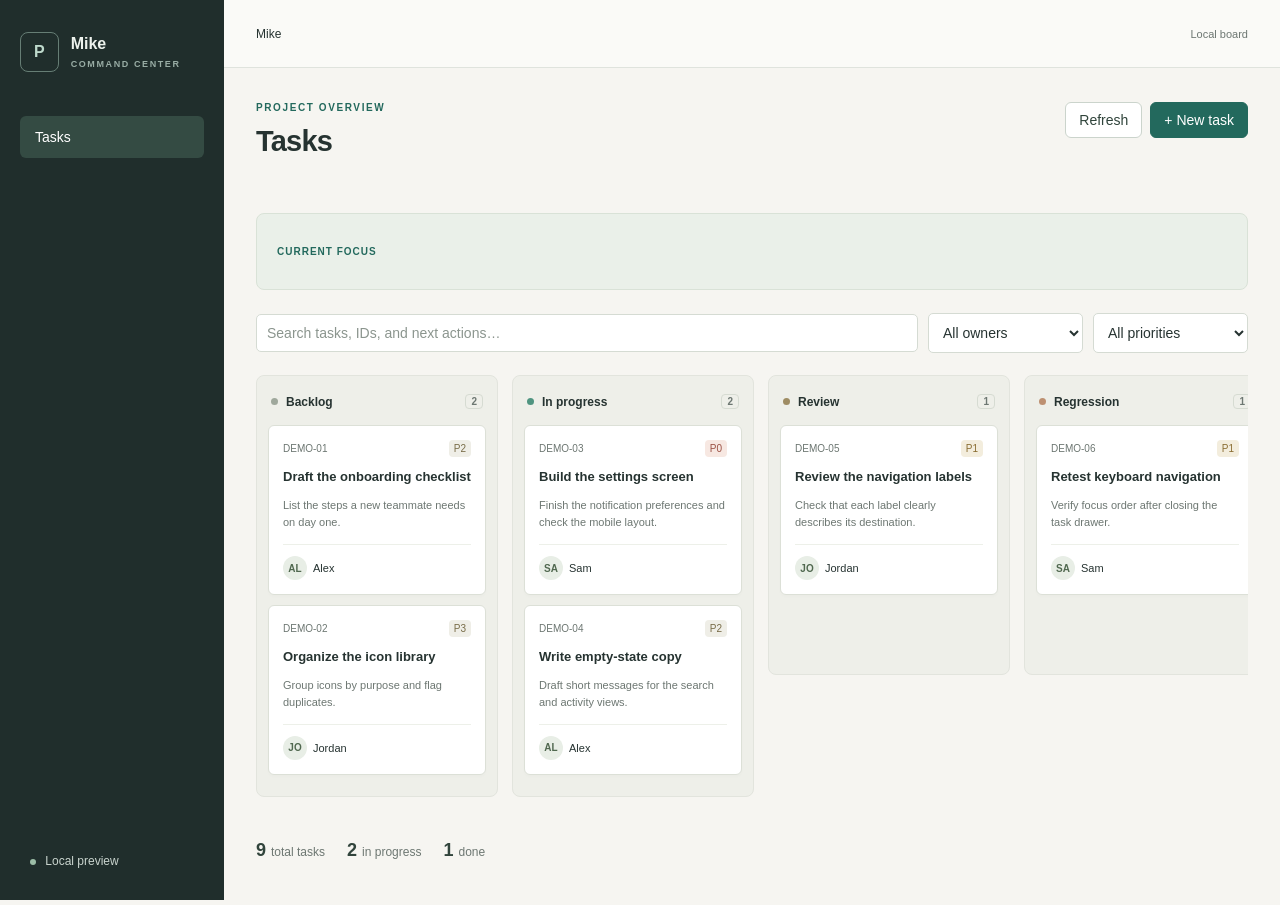
<file: Project_Board_Template.html>
<!doctype html>
<html lang="en">
<head>
<meta charset="utf-8">
<meta name="viewport" content="width=device-width, initial-scale=1">
<meta name="color-scheme" content="only light">
<title>Project Board Preview</title>
<style>
:root{font-family:Inter,-apple-system,BlinkMacSystemFont,"Segoe UI",sans-serif;color:#263331;background:#f6f5f1;font-size:14px;--teal:#23695d;--line:#dfE3dd;--muted:#6d7772}*{box-sizing:border-box}body{margin:0}button,input,select,textarea{font:inherit}button,a,input,select,textarea{outline-offset:4px}button{cursor:pointer}button:disabled{cursor:wait;opacity:.6}a{color:var(--teal)}.shell{display:flex;min-height:100vh}.sidebar{width:224px;flex:0 0 224px;background:#202e2c;color:#edf2ed;padding:32px 20px;display:flex;flex-direction:column;position:fixed;inset:0 auto 0 0}.brand{display:flex;gap:12px;align-items:center;color:inherit;text-decoration:none;font-size:16px;font-weight:650}.brand-mark{border:1px solid #667e75;border-radius:8px;padding:10px 13px;color:#bedacc}.brand small{display:block;font-size:9px;letter-spacing:1.6px;color:#99ada5;margin-top:6px}nav{margin-top:44px;display:grid;gap:8px}nav a{display:flex;justify-content:space-between;color:#b9c7c0;text-decoration:none;padding:13px 15px;border-radius:6px}nav a span{font-size:11px;opacity:.55}nav a.active{background:#344b43;color:white}.sidebar-foot{margin-top:auto;padding:24px 10px 0;color:#c9d4ce;font-size:12px}.sidebar-foot p{line-height:1.8;color:#91a59b}.sidebar-foot a{color:#c7d9ce;text-decoration:none}.privacy-dot{display:inline-block;background:#9bbda7;width:6px;height:6px;border-radius:50%;margin-right:6px}main{margin-left:224px;min-width:0;width:calc(100% - 224px)}.topbar{height:68px;background:#fafaf7;border-bottom:1px solid var(--line);display:flex;align-items:center;justify-content:space-between;padding:0 32px;font-size:12px}.local-label{color:var(--muted);font-size:11px}.page{padding:34px 32px 44px}.page-heading{display:flex;justify-content:space-between;align-items:flex-start;gap:20px;margin-bottom:24px}h1{font-size:29px;letter-spacing:-.8px;margin:0 0 10px;font-weight:620}h2{font-size:18px;margin:0 0 12px}h3{font-size:15px;margin:0 0 10px}p{line-height:1.6}.subtext,.muted{color:var(--muted)}.subtext{margin:0;max-width:800px;font-size:13px}.eyebrow{font-size:10px;color:var(--teal);font-weight:700;letter-spacing:1.6px;margin-bottom:12px}.btn{border:1px solid #cbd4cc;background:#fff;border-radius:6px;padding:9px 13px;color:#30443b;display:inline-flex;align-items:center;justify-content:center;gap:6px;text-decoration:none}.btn.primary{background:var(--teal);color:#fff;border-color:var(--teal)}.btn.small{font-size:11px;padding:6px 9px}.focus-panel{background:#eaf0e9;border:1px solid #d9e2d7;border-radius:8px;padding:17px 20px;display:flex;gap:20px;align-items:center;margin-bottom:23px}.focus-panel .label{font-size:10px;font-weight:700;letter-spacing:1px;color:var(--teal);white-space:nowrap}.focus-panel p{margin:0;font-size:13px}.stats{display:flex;gap:22px;margin-top:19px;color:var(--muted);font-size:12px}.stats strong{color:#31443c;font-size:18px;margin-right:5px}.filters{display:flex;gap:10px;align-items:center;margin-bottom:22px}.filters input{flex:1;min-width:120px}.filters select{width:155px}input,select,textarea{border:1px solid #d5dbd3;border-radius:5px;padding:10px;background:#fff;color:#263331;max-width:100%}textarea{resize:vertical;min-height:90px}input::placeholder{color:#8b958e}.board{display:flex;gap:14px;overflow-x:auto;padding-bottom:24px;align-items:flex-start;min-height:330px}.column{flex:0 0 242px;background:#eeefe9;border:1px solid #e2e4dd;border-radius:8px;padding:11px;min-height:300px}.column-head{display:flex;align-items:center;gap:8px;padding:7px 3px 16px;font-weight:650;font-size:12px}.count{font-size:10px;border:1px solid #d6dbd2;border-radius:4px;padding:1px 5px;color:var(--muted);margin-left:auto}.status-dot{height:7px;width:7px;border-radius:50%;background:#9fa89c}.status-in_progress{background:#4f9480}.status-review{background:#9e8c63}.status-regression,.status-modify{background:#bd9071}.status-blocked{background:#b67569}.status-done{background:#65865c}.card{background:#fff;border:1px solid #dce0d7;border-radius:6px;padding:14px;margin-bottom:10px;box-shadow:0 2px 3px #243d2604}.card-top{display:flex;justify-content:space-between;align-items:center;font-size:10px;margin-bottom:10px;color:var(--muted)}.priority{font-size:10px;border-radius:4px;padding:3px 5px;background:#efeee7;color:#786c48}.priority-P0{background:#f7e8e2;color:#9b5145}.priority-P1{background:#f3eddd;color:#8a6d32}.card-title{display:block;border:0;background:none;padding:0;text-align:left;font-size:13px;line-height:1.5;font-weight:600;width:100%;color:inherit}.card p{font-size:11px;line-height:1.6;margin:10px 0;color:var(--muted);overflow-wrap:anywhere}.card-foot{display:flex;justify-content:space-between;align-items:center;gap:7px;border-top:1px solid #edf0e9;padding-top:11px;margin-top:12px}.owner{font-size:11px;display:flex;gap:6px;align-items:center}.avatar{height:24px;width:24px;background:#e8eee6;color:#50684f;border-radius:50%;display:inline-flex;align-items:center;justify-content:center;font-size:10px;font-weight:700}.move-select{font-size:10px;padding:5px 3px;width:105px}.empty{padding:34px 22px;color:var(--muted);text-align:center;line-height:1.7}.column .empty{font-size:11px;padding:34px 8px}.badge{font-size:10px;border:1px solid #dce2d7;padding:3px 6px;border-radius:4px;color:#687662;display:inline-block}.blocked-note{color:#a05744!important}.panel{background:#fff;border:1px solid var(--line);border-radius:8px;padding:22px}.team-grid{display:grid;grid-template-columns:repeat(auto-fit,minmax(260px,1fr));gap:16px}.agent-heading{display:flex;align-items:center;gap:12px;margin-bottom:17px}.agent-heading .avatar{width:38px;height:38px;font-size:13px}.agent-heading h2{margin:0 0 4px}.agent-heading small{color:var(--muted)}.agent-card p{font-size:12px}.agent-details{display:grid;grid-template-columns:1fr 1fr;gap:12px;border-top:1px solid var(--line);padding-top:16px;font-size:12px}.field-label{display:block;font-size:10px;font-weight:600;text-transform:uppercase;letter-spacing:.7px;color:var(--muted);margin-bottom:7px}.note{font-size:12px;color:var(--muted);line-height:1.7}.workflow-scroll{overflow:auto;background:#fafbf8;border:1px solid var(--line);border-radius:8px}.workflow-scroll svg{display:block}.workflow-node{cursor:pointer}.workflow-node:focus rect{stroke:#23695d;stroke-width:3}.workflow-node rect{fill:#fff;stroke:#c9d4c9}.workflow-node text{fill:#304138;font-size:12px}.workflow-node .svg-small{fill:#6d7772;font-size:10px}.legend{display:flex;gap:20px;margin:18px 0;font-size:12px;color:var(--muted)}.legend b{margin-right:6px}.workflow-list{display:grid;grid-template-columns:repeat(auto-fit,minmax(250px,1fr));gap:12px;margin-top:20px}.workflow-list .panel{padding:16px}.workflow-list p{font-size:12px}.task-link{border:0;background:#edf2e9;padding:6px 8px;text-align:left;border-radius:4px;margin:4px 4px 0 0;font-size:11px;color:#36523e}.channels-layout{display:grid;grid-template-columns:210px minmax(0,1fr);gap:20px}.channel-list{display:grid;gap:7px;align-content:start}.channel-list button{text-align:left;padding:13px;border:1px solid var(--line);border-radius:6px;background:#fff;color:#58665c}.channel-list button.active{border-color:#7d9c85;background:#e9f0e5;color:#294d36}.channel-content pre,.brief-content{white-space:pre-wrap;overflow-wrap:anywhere;font-family:inherit;font-size:12px;line-height:1.8;margin:16px 0}.channel-content{min-height:340px}.overlay{position:fixed;inset:0;z-index:20;background:#14231e66;display:flex;justify-content:flex-end}.overlay[hidden]{display:none}.drawer{width:620px;max-width:96vw;background:#fafaf7;overflow:auto;height:100%;box-shadow:-10px 0 50px #0002;padding:26px 30px}.drawer-head{display:flex;align-items:flex-start;justify-content:space-between;gap:20px;margin-bottom:23px}.drawer-head h2{font-size:23px;margin:8px 0}.close{font-size:22px;border:0;background:none;color:#5d6d60;padding:0 5px}.form-grid{display:grid;grid-template-columns:1fr 1fr;gap:16px}.form-field{display:flex;flex-direction:column;gap:7px;font-size:12px;font-weight:550}.form-field.full{grid-column:1/-1}.form-field small{font-weight:400;color:var(--muted);line-height:1.6}.form-field textarea,.form-field input,.form-field select{font-size:12px;font-weight:400}.drawer-actions{position:sticky;bottom:-26px;padding:18px 0;background:#fafaf7;display:flex;gap:10px;border-top:1px solid var(--line);margin-top:24px}.drawer-section{border-top:1px solid var(--line);padding-top:20px;margin-top:22px}.drawer-section h3{font-size:13px}.evidence-row{display:flex;gap:10px;align-items:start;padding:8px 0;font-size:12px;overflow-wrap:anywhere}.evidence-row span,.evidence-row a{flex:1;min-width:0}.error{color:#944c3c;background:#f8eae4;border:1px solid #e8cfc5;border-radius:5px;padding:12px;line-height:1.6;font-size:12px}.success{color:#366048;background:#e9f1e7;border:1px solid #d2e1ce;border-radius:5px;padding:12px;font-size:12px}#notice:not(:empty){margin:16px 32px 0}.drawer-message:not(:empty){margin-bottom:16px}.blocking{background:#f4ece2;padding:10px;border-radius:4px;font-size:12px;margin-bottom:16px}.dependency-list{min-height:90px}.sr-only{position:absolute;width:1px;height:1px;padding:0;margin:-1px;overflow:hidden;clip:rect(0,0,0,0);white-space:nowrap;border:0}@media(max-width:1000px){.sidebar{width:180px;flex-basis:180px;padding:25px 14px}main{margin-left:180px;width:calc(100% - 180px)}.page{padding:26px 22px}.topbar{padding:0 22px}.brand{font-size:14px;gap:8px}.brand-mark{padding:8px 10px}.channels-layout{grid-template-columns:170px minmax(0,1fr)}}@media(max-width:650px){.sidebar{position:static;width:100%;padding:14px 16px}.shell{display:block}.brand small,.sidebar-foot{display:none}nav{display:flex;margin-top:16px;gap:4px}nav a{flex:1;padding:10px 7px;font-size:12px}nav a span{display:none}main{margin:0;width:100%}.topbar{height:48px}.local-label{display:none}.page{padding:24px 16px}.filters{flex-wrap:wrap}.filters input{flex-basis:100%}.filters select{flex:1}.page-heading{gap:10px}h1{font-size:25px}.focus-panel{display:block}.focus-panel p{margin-top:7px}.stats{gap:13px}.channels-layout{grid-template-columns:1fr}.channel-list{display:flex;overflow:auto}.channel-list button{white-space:nowrap}.drawer{padding:22px 18px}.form-grid{gap:13px}.drawer-actions{bottom:-22px}.column{flex-basis:240px}}

.pass-color{color:#36795f}.fail-color{color:#b47758}.button-row{display:flex;gap:8px;flex-wrap:wrap}.update-entry{padding:14px;margin-bottom:10px}.top-gap{margin-top:16px}

:root { color-scheme: only light; }
body, main { background-color: #F6F5F1; color: #263331; }
.board { scrollbar-color: #23695D #EEEFE9; }
.board::-webkit-scrollbar-track { background-color: #EEEFE9; }
.board::-webkit-scrollbar-thumb { background-color: #23695D; border-radius: 6px; }
.btn:disabled { cursor: default; }
.page-heading .subtext { min-height: 1.6em; }
.focus-panel p { min-height: 3.2em; }
.drawer { position: fixed; inset: 0 0 0 auto; z-index: 20; margin: 0; border: 0; color: inherit; }
.drawer::backdrop { background: #14231e66; }
</style>
</head>
<body>
<div class="shell">
  <aside class="sidebar">
    <a class="brand" href="#tasks"><span class="brand-mark">P</span><span>Mike<small>COMMAND CENTER</small></span></a>
    <nav aria-label="Main navigation">
      <a href="#tasks" class="active" aria-current="page">Tasks</a>
    </nav>
    <div class="sidebar-foot"><span class="privacy-dot"></span> Local preview</div>
  </aside>
  <main>
    <header class="topbar"><span>Mike</span><span class="local-label">Local board</span></header>
    <section id="tasks" class="page">
      <div class="page-heading">
        <div><div class="eyebrow">PROJECT OVERVIEW</div><h1>Tasks</h1><p class="subtext"></p></div>
        <div class="button-row">
          <button type="button" class="btn" id="refresh">Refresh</button>
          <button type="button" class="btn primary" id="new-task">+ New task</button>
        </div>
      </div>
      <div class="focus-panel"><span class="label">CURRENT FOCUS</span><p></p></div>
      <form class="filters" id="task-filters" autocomplete="off">
        <label class="sr-only" for="search">Search tasks</label>
        <input id="search" type="search" placeholder="Search tasks, IDs, and next actions…">
        <select id="owner-filter" aria-label="Filter by owner"><option value="">All owners</option></select>
        <select id="priority-filter" aria-label="Filter by priority"><option value="">All priorities</option><option>P0</option><option>P1</option><option>P2</option><option>P3</option></select>
      </form>
      <div class="board" id="board" aria-label="Task board" tabindex="0"></div>
      <div class="stats"><span><strong id="total-tasks">0</strong>total tasks</span><span><strong id="in-progress-tasks">0</strong>in progress</span><span><strong id="done-tasks">0</strong>done</span></div>
    </section>
  </main>
</div>

<template id="column-template">
  <section class="column">
    <div class="column-head"><span class="status-dot" aria-hidden="true"></span><span class="column-label"></span><span class="count">0</span></div>
    <div class="card empty">No tasks here</div>
  </section>
</template>

<template id="task-card-template">
  <article class="card">
    <div class="card-top"><span class="task-id"></span><span class="priority"></span></div>
    <div class="card-title"></div>
    <p class="task-next"></p>
    <p class="blocked-note" hidden></p>
    <div class="card-foot"><span class="owner"><span class="avatar" aria-hidden="true"></span><span class="task-owner"></span></span></div>
  </article>
</template>

<dialog class="drawer" id="task-drawer" aria-labelledby="drawer-title">
  <form method="dialog" autocomplete="off">
    <div class="drawer-head">
      <div><div class="eyebrow">NEW TASK</div><h2 id="drawer-title">Create a task</h2></div>
      <button class="close" aria-label="Close">×</button>
    </div>
    <div class="form-grid">
      <label class="form-field full">Title<input type="text" autofocus></label>
      <label class="form-field full">Description<textarea rows="3"></textarea></label>
      <label class="form-field">Status<select id="task-status"></select></label>
      <label class="form-field">Priority<select><option>P0</option><option>P1</option><option selected>P2</option><option>P3</option></select></label>
      <label class="form-field">Owner<select disabled><option>Unassigned</option></select></label>
      <label class="form-field">Reviewer<select disabled><option>No reviewer</option></select></label>
      <label class="form-field full">Dependencies<select class="dependency-list" multiple disabled></select></label>
      <label class="form-field full">Acceptance criteria<textarea rows="2"></textarea></label>
      <label class="form-field full">Evidence<textarea rows="3"></textarea></label>
      <label class="form-field full">Next action<textarea rows="2"></textarea></label>
      <label class="form-field full">If this fails<textarea rows="2"></textarea></label>
      <label class="form-field full">Handoff state<select><option>Not sent</option><option>Prepared</option><option>Sent</option><option>Running</option><option>Returned</option><option>Accepted</option></select></label>
    </div>
    <div class="drawer-actions">
      <button type="button" class="btn primary" disabled>Create task</button>
      <button class="btn">Cancel</button>
    </div>
    <p class="note">Layout preview. This form is cleared when closed.</p>
  </form>
</dialog>

<script>
const statuses = [
  ['backlog', 'Backlog'],
  ['in_progress', 'In progress'],
  ['review', 'Review'],
  ['regression', 'Regression'],
  ['modify', 'Modify'],
  ['blocked', 'Blocked'],
  ['done', 'Done']
];
const tasks = [
  { id: 'DEMO-01', status: 'backlog', priority: 'P2', owner: 'Alex', title: 'Draft the onboarding checklist', next: 'List the steps a new teammate needs on day one.' },
  { id: 'DEMO-02', status: 'backlog', priority: 'P3', owner: 'Jordan', title: 'Organize the icon library', next: 'Group icons by purpose and flag duplicates.' },
  { id: 'DEMO-03', status: 'in_progress', priority: 'P0', owner: 'Sam', title: 'Build the settings screen', next: 'Finish the notification preferences and check the mobile layout.' },
  { id: 'DEMO-04', status: 'in_progress', priority: 'P2', owner: 'Alex', title: 'Write empty-state copy', next: 'Draft short messages for the search and activity views.' },
  { id: 'DEMO-05', status: 'review', priority: 'P1', owner: 'Jordan', title: 'Review the navigation labels', next: 'Check that each label clearly describes its destination.' },
  { id: 'DEMO-06', status: 'regression', priority: 'P1', owner: 'Sam', title: 'Retest keyboard navigation', next: 'Verify focus order after closing the task drawer.' },
  { id: 'DEMO-07', status: 'modify', priority: 'P2', owner: 'Alex', title: 'Adjust the mobile filter layout', next: 'Check that both dropdowns fit on narrow screens.' },
  { id: 'DEMO-08', status: 'blocked', priority: 'P0', owner: 'Jordan', title: 'Capture settings screenshots', next: 'Capture both desktop and mobile views when settings are ready.', blocker: 'DEMO-03' },
  { id: 'DEMO-09', status: 'done', priority: 'P2', owner: 'Sam', title: 'Document the color palette', next: 'Color tokens are ready for the prototype.' }
];
const board = document.querySelector('#board');
const columnTemplate = document.querySelector('#column-template');
const cardTemplate = document.querySelector('#task-card-template');
const statusSelect = document.querySelector('#task-status');
const filters = document.querySelector('#task-filters');
const search = document.querySelector('#search');
const ownerFilter = document.querySelector('#owner-filter');
const priorityFilter = document.querySelector('#priority-filter');

for (const [status, label] of statuses) statusSelect.add(new Option(label, status));
for (const owner of new Set(tasks.map(task => task.owner))) ownerFilter.add(new Option(owner, owner));

function taskCard(task) {
  const card = cardTemplate.content.cloneNode(true);
  card.querySelector('.task-id').textContent = task.id;
  const priority = card.querySelector('.priority');
  priority.textContent = task.priority;
  priority.classList.add('priority-' + task.priority);
  card.querySelector('.card-title').textContent = task.title;
  card.querySelector('.task-next').textContent = task.next;
  card.querySelector('.avatar').textContent = task.owner.slice(0, 2).toUpperCase();
  card.querySelector('.task-owner').textContent = task.owner;
  if (task.blocker) {
    const note = card.querySelector('.blocked-note');
    note.textContent = 'Waiting on ' + task.blocker;
    note.hidden = false;
  }
  return card;
}

function renderBoard() {
  const query = search.value.trim().toLowerCase();
  const visibleTasks = tasks.filter(task =>
    (!ownerFilter.value || task.owner === ownerFilter.value) &&
    (!priorityFilter.value || task.priority === priorityFilter.value) &&
    [task.id, task.title, task.next].join(' ').toLowerCase().includes(query)
  );
  const scrollLeft = board.scrollLeft;
  board.replaceChildren();
  for (const [status, label] of statuses) {
    const column = columnTemplate.content.cloneNode(true);
    const section = column.querySelector('.column');
    const items = visibleTasks.filter(task => task.status === status);
    section.setAttribute('aria-label', label);
    column.querySelector('.column-label').textContent = label;
    column.querySelector('.status-dot').classList.add('status-' + status);
    column.querySelector('.count').textContent = items.length;
    if (items.length) {
      column.querySelector('.empty').remove();
      section.append(...items.map(taskCard));
    }
    board.append(column);
  }
  board.scrollLeft = scrollLeft;
}

document.querySelector('#total-tasks').textContent = tasks.length;
document.querySelector('#in-progress-tasks').textContent = tasks.filter(task => task.status === 'in_progress').length;
document.querySelector('#done-tasks').textContent = tasks.filter(task => task.status === 'done').length;

const drawer = document.querySelector('#task-drawer');
filters.addEventListener('submit', event => event.preventDefault());
search.addEventListener('input', renderBoard);
ownerFilter.addEventListener('change', renderBoard);
priorityFilter.addEventListener('change', renderBoard);
document.querySelector('#refresh').addEventListener('click', () => {
  filters.reset();
  renderBoard();
});
document.querySelector('#new-task').addEventListener('click', () => drawer.showModal());
drawer.addEventListener('close', () => drawer.querySelector('form').reset());
drawer.addEventListener('click', event => {
  const bounds = drawer.getBoundingClientRect();
  if (event.target === drawer && event.clientX < bounds.left) drawer.close();
});
renderBoard();
</script>
</body>
</html>
</file>
